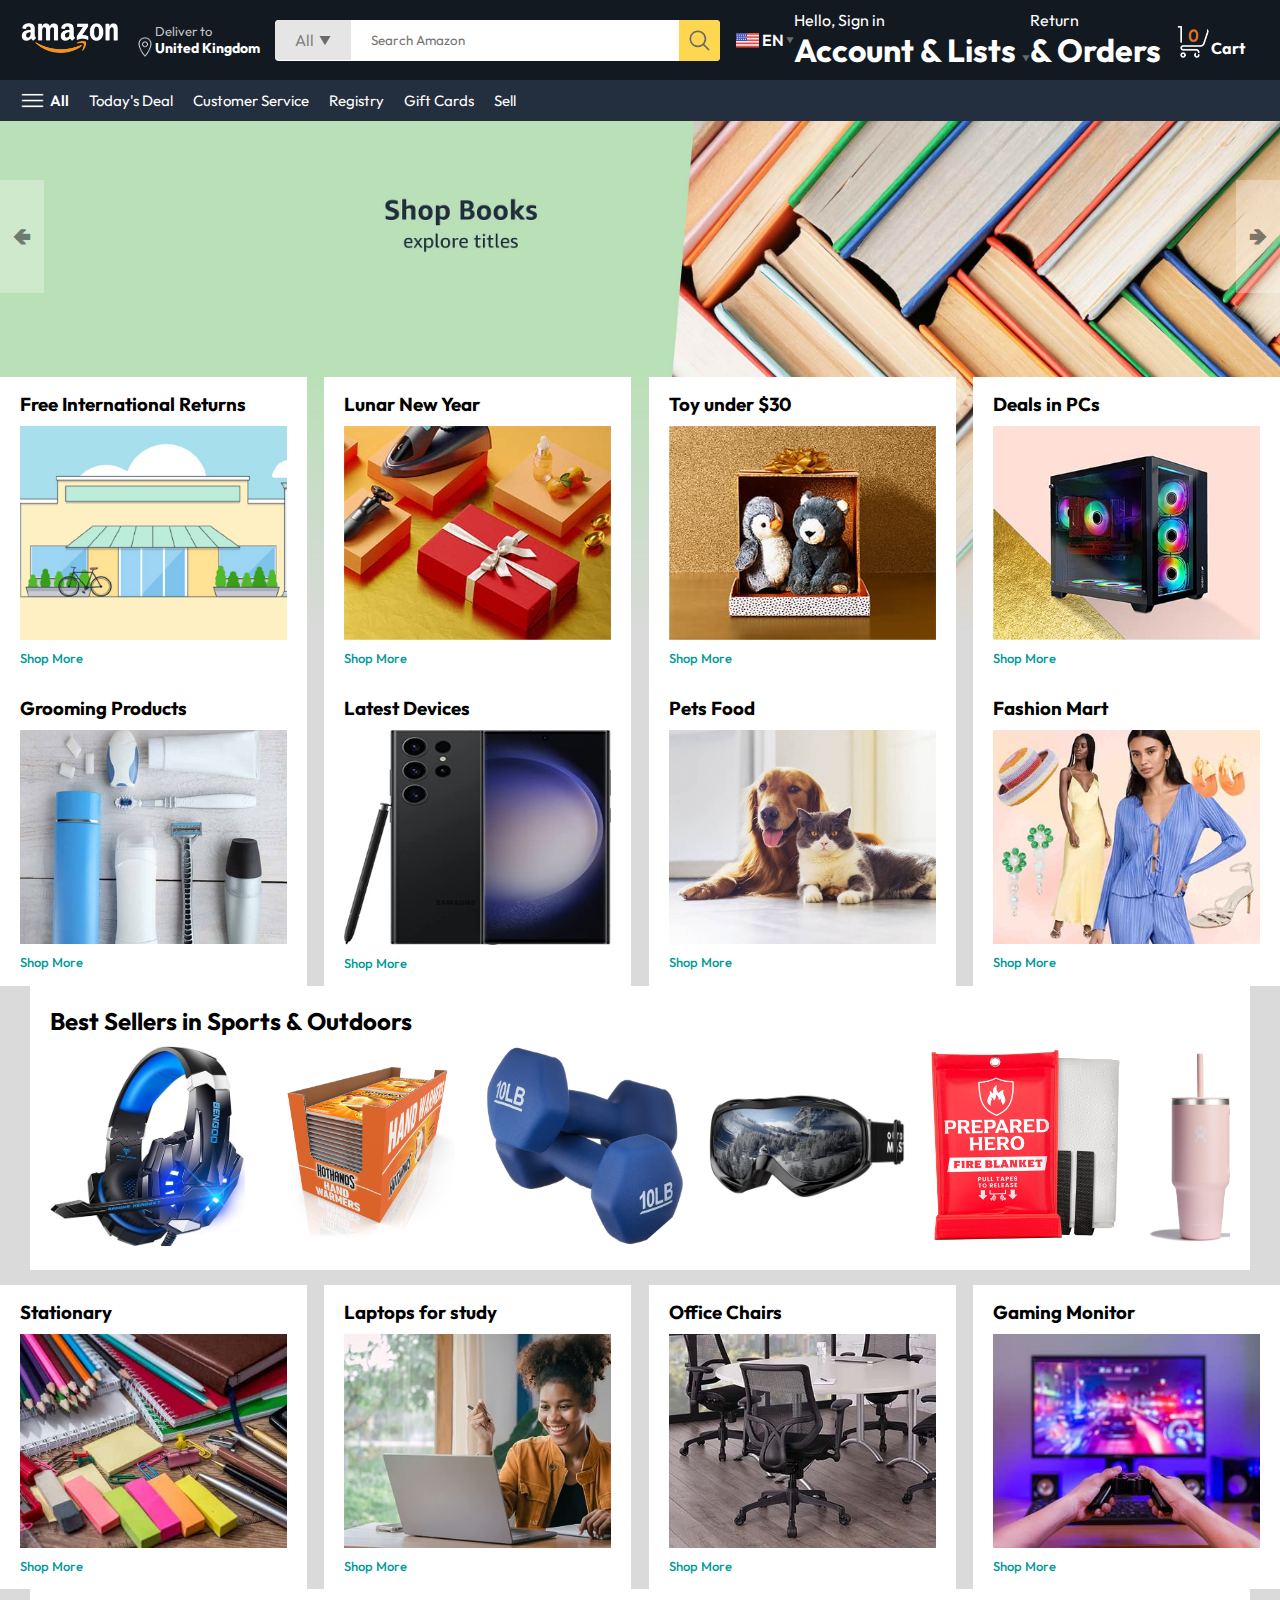
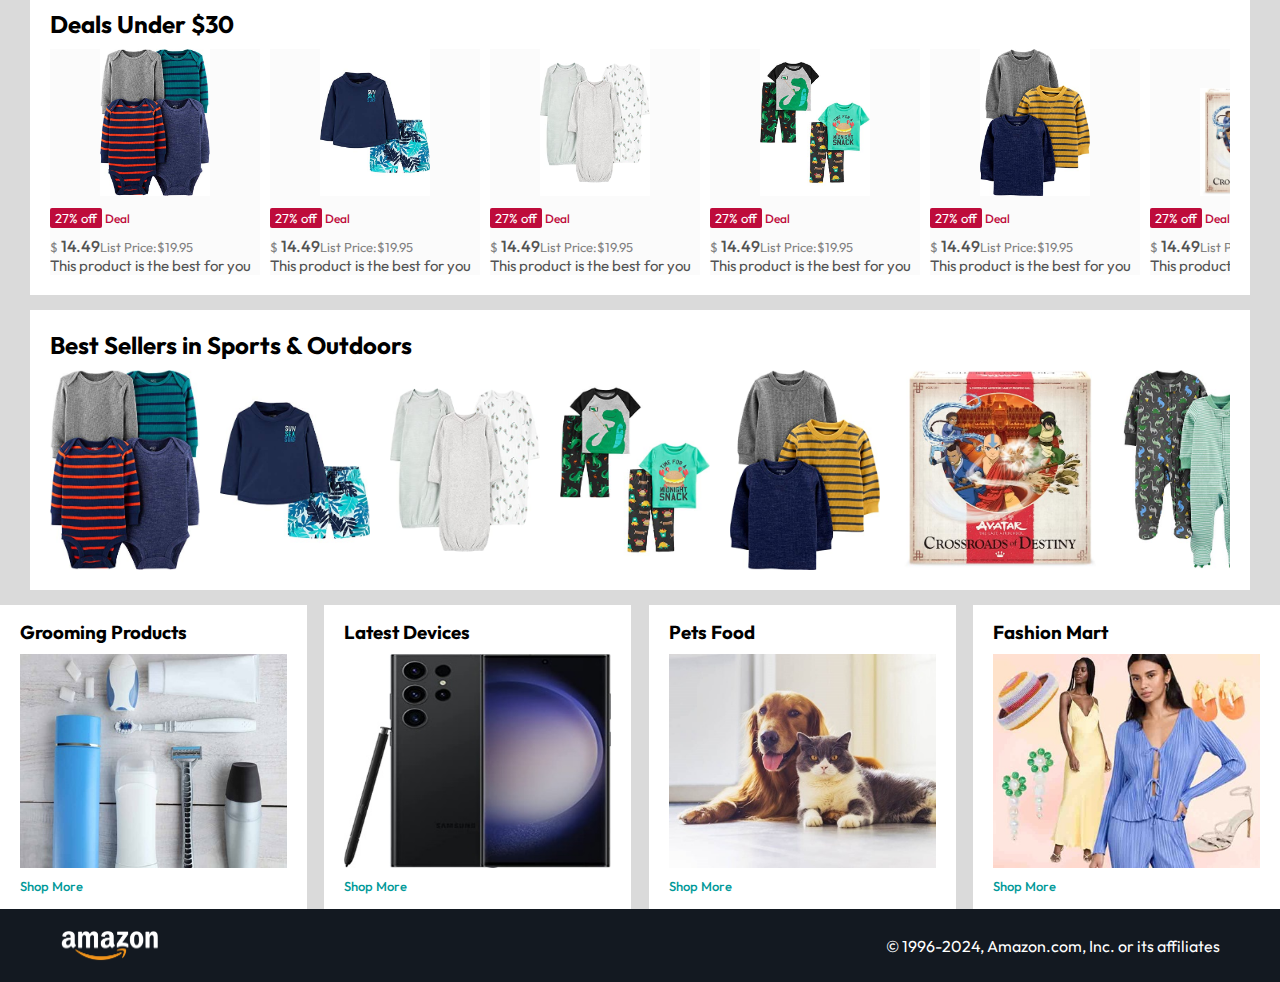
<file: index.html>
<!DOCTYPE html>
<html lang="en">
  <head>
    <meta charset="UTF-8" />
    <meta name="viewport" content="width=device-width, initial-scale=1.0" />
    <title>Amazon-Clone</title>
    <link rel="stylesheet" href="style.css" />
  </head>
  <body>
    <nav>
      <a href="/"
        ><img src="./images\assets/amazon_logo.png" width="100" alt=""
      /></a>
      <div class="nav-country">
        <img src="./images\assets/location_icon.png" height="20" alt=""/>
        <div>
            <p>Deliver to</p>
            <h1>United Kingdom</h1>
        </div>
      </div>
      <div class="nav-search">
            <div class="nav-search-category">
                <p>All</p>
                <img src="./images\assets/dropdown_icon.png" height="12" alt="">
            </div>
            <input type="text" class="nav-search-input" placeholder="Search Amazon">
            <img src="./images\assets/search_icon.png" class="nav-search-icon" alt="">
      </div>
      <div class="nav-language">
        <img src="./images\assets/us_flag.png" width="25px" alt="">
        <p>EN</p>
        <img src="./images\assets/dropdown_icon.png" width="8px" alt="">
      </div>  
      <div class="nav-text">
        <p><a href="/signin.html">Hello, Sign in</a></p>
        <h1>Account & Lists <img src="./images\assets/dropdown_icon.png" width="8px" alt=""></h1>
      </div>   
      <div class="nav-text">
        <p>Return</p>
        <h1>& Orders</h1>
      </div> 
      <a href="/signin.html" class="mobile-user-icon" style= "display: none;">
        <img src="./images\assets/user.png" alt="">
      </a> 
      <a href="/cart.html" class="nav-cart">
        <img src="./images\assets/cart_icon.png" width="35px" alt="">
        <h4>Cart</h4>
      </a>
    </nav>
    <div class="nav-bottom">
        <div>
            <img src="./images\assets/menu_icon.png" width="25px" alt="">
            <p>
                All
            </p>
        </div>
        <p>Today's Deal</p>
        <p>Customer Service</p>
        <p>Registry</p>
        <p>Gift Cards</p>
        <p>Sell</p>
    </div>

    <div class="header-slider">
        <a href="#" class="control_prev">&#129144</a>
        <a href="#" class="control_next">&#129146</a>
        <ul>
            <img src="./images\assets/header1.jpg" class="header-img" alt="">
            <img src="./images\assets/header2.jpg" class="header-img" alt="">
            <img src="./images\assets/header3.jpg" class="header-img" alt="">
            <img src="./images\assets/header4.jpg" class="header-img" alt="">
            <img src="./images\assets/header5.jpg" class="header-img" alt="">
            <img src="./images\assets/header6.jpg" class="header-img" alt="">
        </ul>
    </div>

    <div class="box-row header-box">
        <div class="box-col">
            <h3>Free International Returns</h3>
            <img src="./images\assets/box1-1.jpg" alt="">
            <a href="/">Shop More</a>
        </div>
        <div class="box-col">
            <h3>Lunar New Year</h3>
            <img src="./images\assets/box1-2.jpg" alt="">
            <a href="/">Shop More</a>
        </div>
        <div class="box-col">
            <h3>Toy under $30</h3>
            <img src="./images\assets/box1-3.jpg" alt="">
            <a href="/">Shop More</a>
        </div>
        <div class="box-col">
            <h3>Deals in PCs</h3>
            <img src="./images\assets/box1-4.jpg" alt="">
            <a href="/">Shop More</a>
        </div>
    </div>

    <div class="box-row">
        <div class="box-col">
            <h3>Grooming Products</h3>
            <img src="./images\assets/box2-1.jpg" alt="">
            <a href="/">Shop More</a>
        </div>
        <div class="box-col">
            <h3>Latest Devices</h3>
            <img src="./images\assets/box2-2.jpg" alt="">
            <a href="/">Shop More</a>
        </div>
        <div class="box-col">
            <h3>Pets Food</h3>
            <img src="./images\assets/box2-3.jpg" alt="">
            <a href="/">Shop More</a>
        </div>
        <div class="box-col">
            <h3>Fashion Mart</h3>
            <img src="./images\assets/box2-4.jpg" alt="">
            <a href="/">Shop More</a>
        </div>
    </div>

    <div class="products-slider">
        <h2>Best Sellers in Sports & Outdoors</h2>
        <div class="products">
            <a href="/product.html">
            <img src="./images\assets/product_img.jpg" alt=""></a>
        
            <img src="./images\assets/product1-1.jpg" alt="">
            <img src="./images\assets/product1-2.jpg" alt="">
            <img src="./images\assets/product1-3.jpg" alt="">
            <img src="./images\assets/product1-4.jpg" alt="">
            <img src="./images\assets/product1-5.jpg" alt="">
            <img src="./images\assets/product1-6.jpg" alt="">
            <img src="./images\assets/product1-7.jpg" alt="">
            <img src="./images\assets/product1-8.jpg" alt="">
            <img src="./images\assets/product1-9.jpg" alt="">
            <img src="./images\assets/product1-10.jpg" alt="">
        </div>
    </div>


    <div class="box-row">
        <div class="box-col">
            <h3>Stationary</h3>
            <img src="./images\assets/box3-1.jpg" alt="">
            <a href="/">Shop More</a>
        </div>
        <div class="box-col">
            <h3>Laptops for study</h3>
            <img src="./images\assets/box3-2.jpg" alt="">
            <a href="/">Shop More</a>
        </div>
        <div class="box-col">
            <h3>Office Chairs</h3>
            <img src="./images\assets/box3-3.jpg" alt="">
            <a href="/">Shop More</a>
        </div>
        <div class="box-col">
            <h3>Gaming Monitor</h3>
            <img src="./images\assets/box3-4.jpg" alt="">
            <a href="/">Shop More</a>
        </div>
    </div>

    <div class="products-slider-with-price">
        <h2>Deals Under $30</h2>
        <div class="products">
            <div class="product-card">
                <div class="product-img-container">
                    <img src="./images\assets/product2-1.jpg" alt="">
                </div>
                <div class="product-offer">
                    <p>27% off</p> <span>Deal</span>
                </div>
                <p class="product-price">$ <span>14.49</span>List Price:$19.95</p>
                <h4>This product is the best for you</h4>
            </div>
            <div class="product-card">
                <div class="product-img-container">
                    <img src="./images\assets/product2-2.jpg" alt="">
                </div>
                <div class="product-offer">
                    <p>27% off</p> <span>Deal</span>
                </div>
                <p class="product-price">$ <span>14.49</span>List Price:$19.95</p>
                <h4>This product is the best for you</h4>
            </div>
            <div class="product-card">
                <div class="product-img-container">
                    <img src="./images\assets/product2-3.jpg" alt="">
                </div>
                <div class="product-offer">
                    <p>27% off</p> <span>Deal</span>
                </div>
                <p class="product-price">$ <span>14.49</span>List Price:$19.95</p>
                <h4>This product is the best for you</h4>
            </div>
            <div class="product-card">
                <div class="product-img-container">
                    <img src="./images\assets/product2-4.jpg" alt="">
                </div>
                <div class="product-offer">
                    <p>27% off</p> <span>Deal</span>
                </div>
                <p class="product-price">$ <span>14.49</span>List Price:$19.95</p>
                <h4>This product is the best for you</h4>
            </div>
            <div class="product-card">
                <div class="product-img-container">
                    <img src="./images\assets/product2-5.jpg" alt="">
                </div>
                <div class="product-offer">
                    <p>27% off</p> <span>Deal</span>
                </div>
                <p class="product-price">$ <span>14.49</span>List Price:$19.95</p>
                <h4>This product is the best for you</h4>
            </div>
            <div class="product-card">
                <div class="product-img-container">
                    <img src="./images\assets/product2-6.jpg" alt="">
                </div>
                <div class="product-offer">
                    <p>27% off</p> <span>Deal</span>
                </div>
                <p class="product-price">$ <span>14.49</span>List Price:$19.95</p>
                <h4>This product is the best for you</h4>
            </div>
            <div class="product-card">
                <div class="product-img-container">
                    <img src="./images\assets/product2-7.jpg" alt="">
                </div>
                <div class="product-offer">
                    <p>27% off</p> <span>Deal</span>
                </div>
                <p class="product-price">$ <span>14.49</span>List Price:$19.95</p>
                <h4>This product is the best for you</h4>
            </div>
            <div class="product-card">
                <div class="product-img-container">
                    <img src="./images\assets/product2-8.jpg" alt="">
                </div>
                <div class="product-offer">
                    <p>27% off</p> <span>Deal</span>
                </div>
                <p class="product-price">$ <span>14.49</span>List Price:$19.95</p>
                <h4>This product is the best for you</h4>
            </div>
            <div class="product-card">
                <div class="product-img-container">
                    <img src="./images\assets/product2-9.jpg" alt="">
                </div>
                <div class="product-offer">
                    <p>27% off</p> <span>Deal</span>
                </div>
                <p class="product-price">$ <span>14.49</span>List Price:$19.95</p>
                <h4>This product is the best for you</h4>
            </div>
            <div class="product-card">
                <div class="product-img-container">
                    <img src="./images\assets/product2-10.jpg" alt="">
                </div>
                <div class="product-offer">
                    <p>27% off</p> <span>Deal</span>
                </div>
                <p class="product-price">$ <span>14.49</span>List Price:$19.95</p>
                <h4>This product is the best for you</h4>
            </div>
            <div class="product-card">
                <div class="product-img-container">
                    <img src="./images\assets/product2-11.jpg" alt="">
                </div>
                <div class="product-offer">
                    <p>27% off</p> <span>Deal</span>
                </div>
                <p class="product-price">$ <span>14.49</span>List Price:$19.95</p>
                <h4>This product is the best for you</h4>
            </div>
        </div>
    </div>

    <div class="products-slider">
        <h2>Best Sellers in Sports & Outdoors</h2>
        <div class="products">
            <img src="./images\assets/product2-1.jpg" alt="">
            <img src="./images\assets/product2-2.jpg" alt="">
            <img src="./images\assets/product2-3.jpg" alt="">
            <img src="./images\assets/product2-4.jpg" alt="">
            <img src="./images\assets/product2-5.jpg" alt="">
            <img src="./images\assets/product2-6.jpg" alt="">
            <img src="./images\assets/product2-7.jpg" alt="">
            <img src="./images\assets/product2-8.jpg" alt="">
            <img src="./images\assets/product2-9.jpg" alt="">
            <img src="./images\assets/product2-10.jpg" alt="">
        </div>
    </div>

    <div class="box-row">
        <div class="box-col">
            <h3>Grooming Products</h3>
            <img src="./images\assets/box2-1.jpg" alt="">
            <a href="/">Shop More</a>
        </div>
        <div class="box-col">
            <h3>Latest Devices</h3>
            <img src="./images\assets/box2-2.jpg" alt="">
            <a href="/">Shop More</a>
        </div>
        <div class="box-col">
            <h3>Pets Food</h3>
            <img src="./images\assets/box2-3.jpg" alt="">
            <a href="/">Shop More</a>
        </div>
        <div class="box-col">
            <h3>Fashion Mart</h3>
            <img src="./images\assets/box2-4.jpg" alt="">
            <a href="/">Shop More</a>
        </div>
    </div>

    <footer>
        <img src="./images\assets/amazon_logo.png" width="100" alt="">
        <p>
            © 1996-2024, Amazon.com, Inc. or its affiliates
        </p>
    </footer>

    <script src="index.js"></script>
  </body>
</html>
</file>
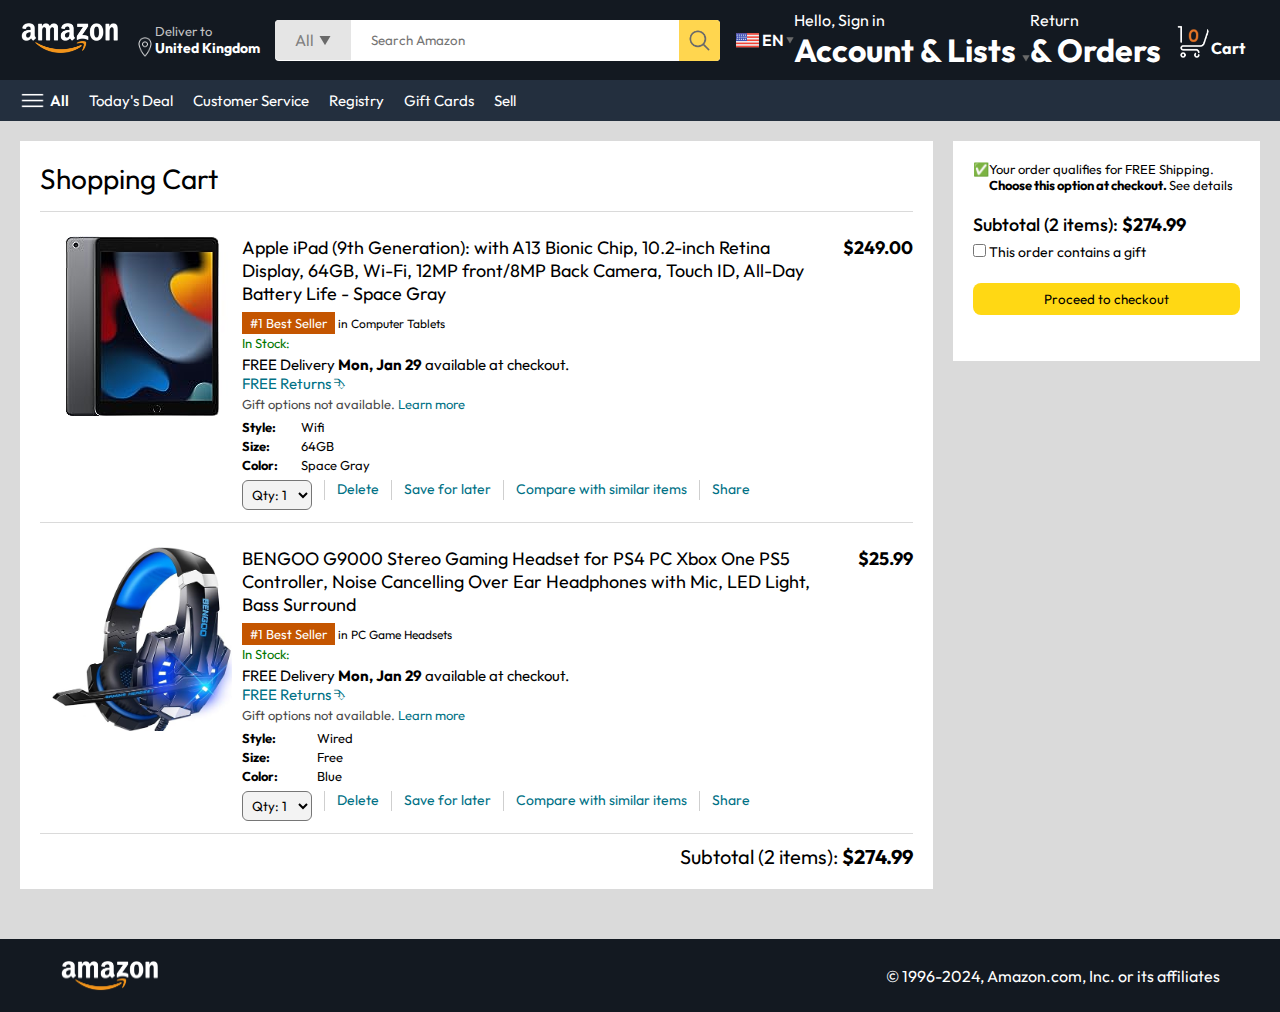
<file: cart.html>
<!DOCTYPE html>
<html lang="en">
  <head>
    <meta charset="UTF-8" />
    <meta name="viewport" content="width=device-width, initial-scale=1.0" />
    <title>Cart</title>
    <link rel="stylesheet" href="./style.css" />
    <link rel="stylesheet" href="./cart.css" />
  </head>
  <body>
    <nav>
      <a href="/"
        ><img src="./images\assets/amazon_logo.png" width="100" alt=""
      /></a>
      <div class="nav-country">
        <img src="./images\assets/location_icon.png" height="20" alt="" />
        <div>
          <p>Deliver to</p>
          <h1>United Kingdom</h1>
        </div>
      </div>
      <div class="nav-search">
        <div class="nav-search-category">
          <p>All</p>
          <img src="./images\assets/dropdown_icon.png" height="12" alt="" />
        </div>
        <input
          type="text"
          class="nav-search-input"
          placeholder="Search Amazon"
        />
        <img
          src="./images\assets/search_icon.png"
          class="nav-search-icon"
          alt=""
        />
      </div>
      <div class="nav-language">
        <img src="./images\assets/us_flag.png" width="25px" alt="" />
        <p>EN</p>
        <img src="./images\assets/dropdown_icon.png" width="8px" alt="" />
      </div>
      <div class="nav-text">
        <p><a href="/signin.html">Hello, Sign in</a></p>
        <h1>
          Account & Lists
          <img src="./images\assets/dropdown_icon.png" width="8px" alt="" />
        </h1>
      </div>
      <div class="nav-text">
        <p>Return</p>
        <h1>& Orders</h1>
      </div>
      <a href="/signin.html" class="mobile-user-icon" style= "display: none;">
        <img src="./images\assets/user.png" alt="">
      </a> 
      <a href="" class="nav-cart">
        <img src="./images\assets/cart_icon.png" width="35px" alt="" />
        <h4>Cart</h4>
      </a>
    </nav>
    <div class="nav-bottom">
      <div>
        <img src="./images\assets/menu_icon.png" width="25px" alt="" />
        <p>All</p>
      </div>
      <p>Today's Deal</p>
      <p>Customer Service</p>
      <p>Registry</p>
      <p>Gift Cards</p>
      <p>Sell</p>
    </div>

    <div class="cart">
      <div class="cart-left">
        <h1>Shopping Cart</h1>
        <hr />
        <div class="product-cart-list">
          <img src="./images\assets/ipad_img.jpg" alt="" width="180px" />
          <div>
            <div class="product-cart-titleprice">
              <p>
                Apple iPad (9th Generation): with A13 Bionic Chip, 10.2-inch
                Retina Display, 64GB, Wi-Fi, 12MP front/8MP Back Camera, Touch
                ID, All-Day Battery Life - Space Gray
              </p>
              <p><b>$249.00</b></p>
            </div>
            <p class="product-cart-bestseller"><span>#1 Best Seller</span> in Computer Tablets</p>
            <p class="product-cart-stock">In Stock:</p>
            <p class="product-cart-delivery">FREE Delivery <b>Mon, Jan 29</b> available at checkout.</p>
            <p class="product-cart-returns">FREE Returns &#11191</p>
            <p class="product-cart-giftoption">Gift options not available. <span>Learn more</span></p>

            <div class="product-cart-specs">
                <p><b>Style:</b></p> <p>Wifi</p>
                <p><b>Size:</b></p> <p>64GB</p>
                <p><b>Color:</b></p> <p>Space Gray</p>
            </div>

            <div class="cart-list-action">
                <select>
                    <option value="1">Qty: 1</option>
                    <option value="2">Qty: 2</option>
                    <option value="3">Qty: 3</option>
                    <option value="4">Qty: 4</option>
                    <option value="5">Qty: 5</option>
                </select>
                <hr>
                <p class="action-btn">Delete</p>
                <hr>
                <p class="action-btn">Save for later</p>
                <hr>
                <p class="action-btn">Compare with similar items</p>
                <hr>
                <p class="action-btn">Share</p>
            </div>


          </div>
        </div>

        <hr>

        <div class="product-cart-list">
            <img src="./images\assets/product_img.jpg" alt="" width="180px"/>
            <div>
              <div class="product-cart-titleprice">
                <p>
                  BENGOO G9000 Stereo Gaming Headset for PS4 PC Xbox One PS5 Controller, Noise Cancelling Over Ear Headphones with Mic, LED Light, Bass Surround
                </p>
                <p><b>$25.99</b></p>
              </div>
              <p class="product-cart-bestseller"><span>#1 Best Seller</span> in PC Game Headsets</p>
              <p class="product-cart-stock">In Stock:</p>
              <p class="product-cart-delivery">FREE Delivery <b>Mon, Jan 29</b> available at checkout.</p>
              <p class="product-cart-returns">FREE Returns &#11191</p>
              <p class="product-cart-giftoption">Gift options not available. <span>Learn more</span></p>
  
              <div class="product-cart-specs">
                  <p><b>Style:</b></p> <p>Wired</p>
                  <p><b>Size:</b></p> <p>Free</p>
                  <p><b>Color:</b></p> <p>Blue</p>
              </div>
  
              <div class="cart-list-action">
                  <select>
                      <option value="1">Qty: 1</option>
                      <option value="2">Qty: 2</option>
                      <option value="3">Qty: 3</option>
                      <option value="4">Qty: 4</option>
                      <option value="5">Qty: 5</option>
                  </select>
                  <hr>
                  <p class="action-btn">Delete</p>
                  <hr>
                  <p class="action-btn">Save for later</p>
                  <hr>
                  <p class="action-btn">Compare with similar items</p>
                  <hr>
                  <p class="action-btn">Share</p>
              </div>
  
  
            </div>
          </div>
          <hr>
          <div class="cart-list-subtotal">
            Subtotal (2 items): <b>$274.99</b>
          </div>
      </div>
      <div class="cart-right">
        <div class="cart-free-delivery">
            <p>&#x2705</p>
            <p>Your order qualifies for FREE Shipping. <b>Choose this option at checkout. </b> See details</p>
        </div>
        <p class="cart-subtotal">Subtotal (2 items): <b>$274.99</b></p>
        <p class="cart-right-gift"> <input type="checkbox"> This order contains a gift</p>
        <button>Proceed to checkout</button>
      </div>
    </div>

    <footer class="footer-cart">
        <img src="./images\assets/amazon_logo.png" width="100" alt="">
        <p>
            © 1996-2024, Amazon.com, Inc. or its affiliates
        </p>
    </footer>

  </body>
</html>
</file>
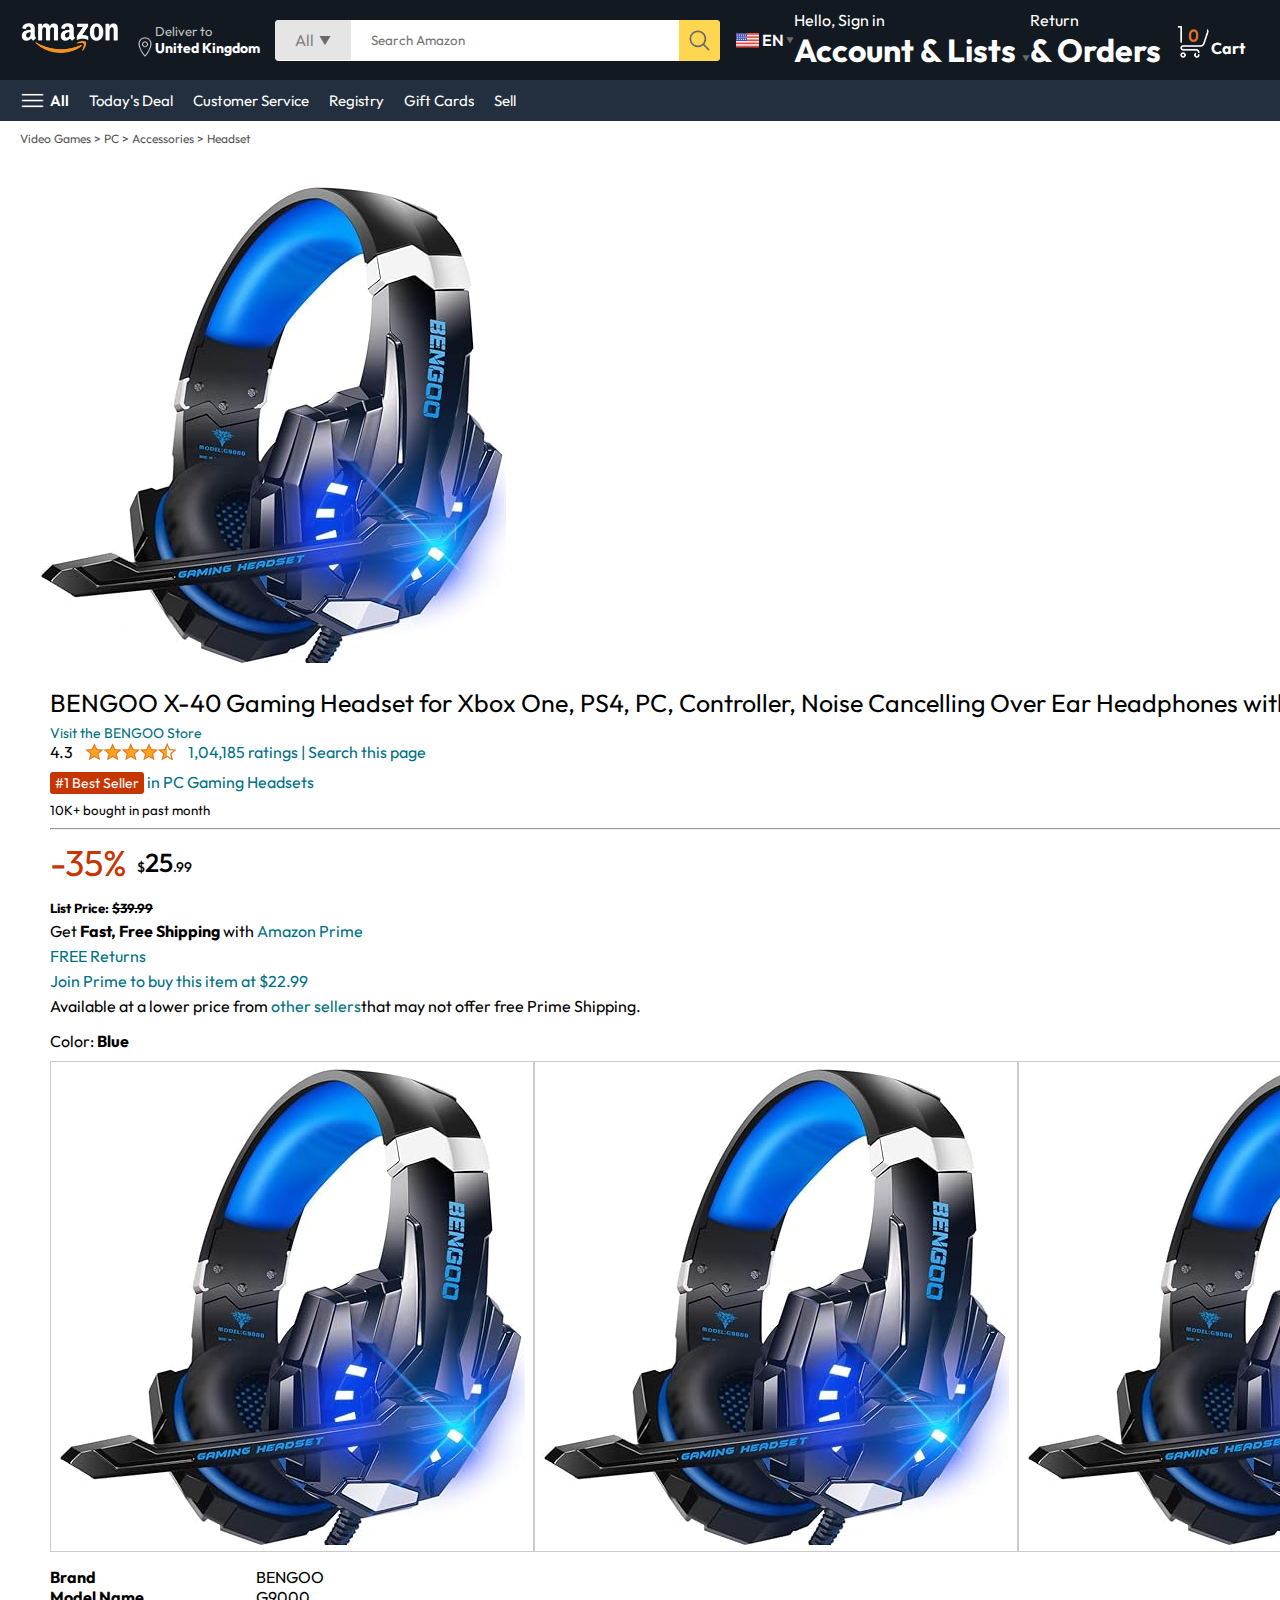
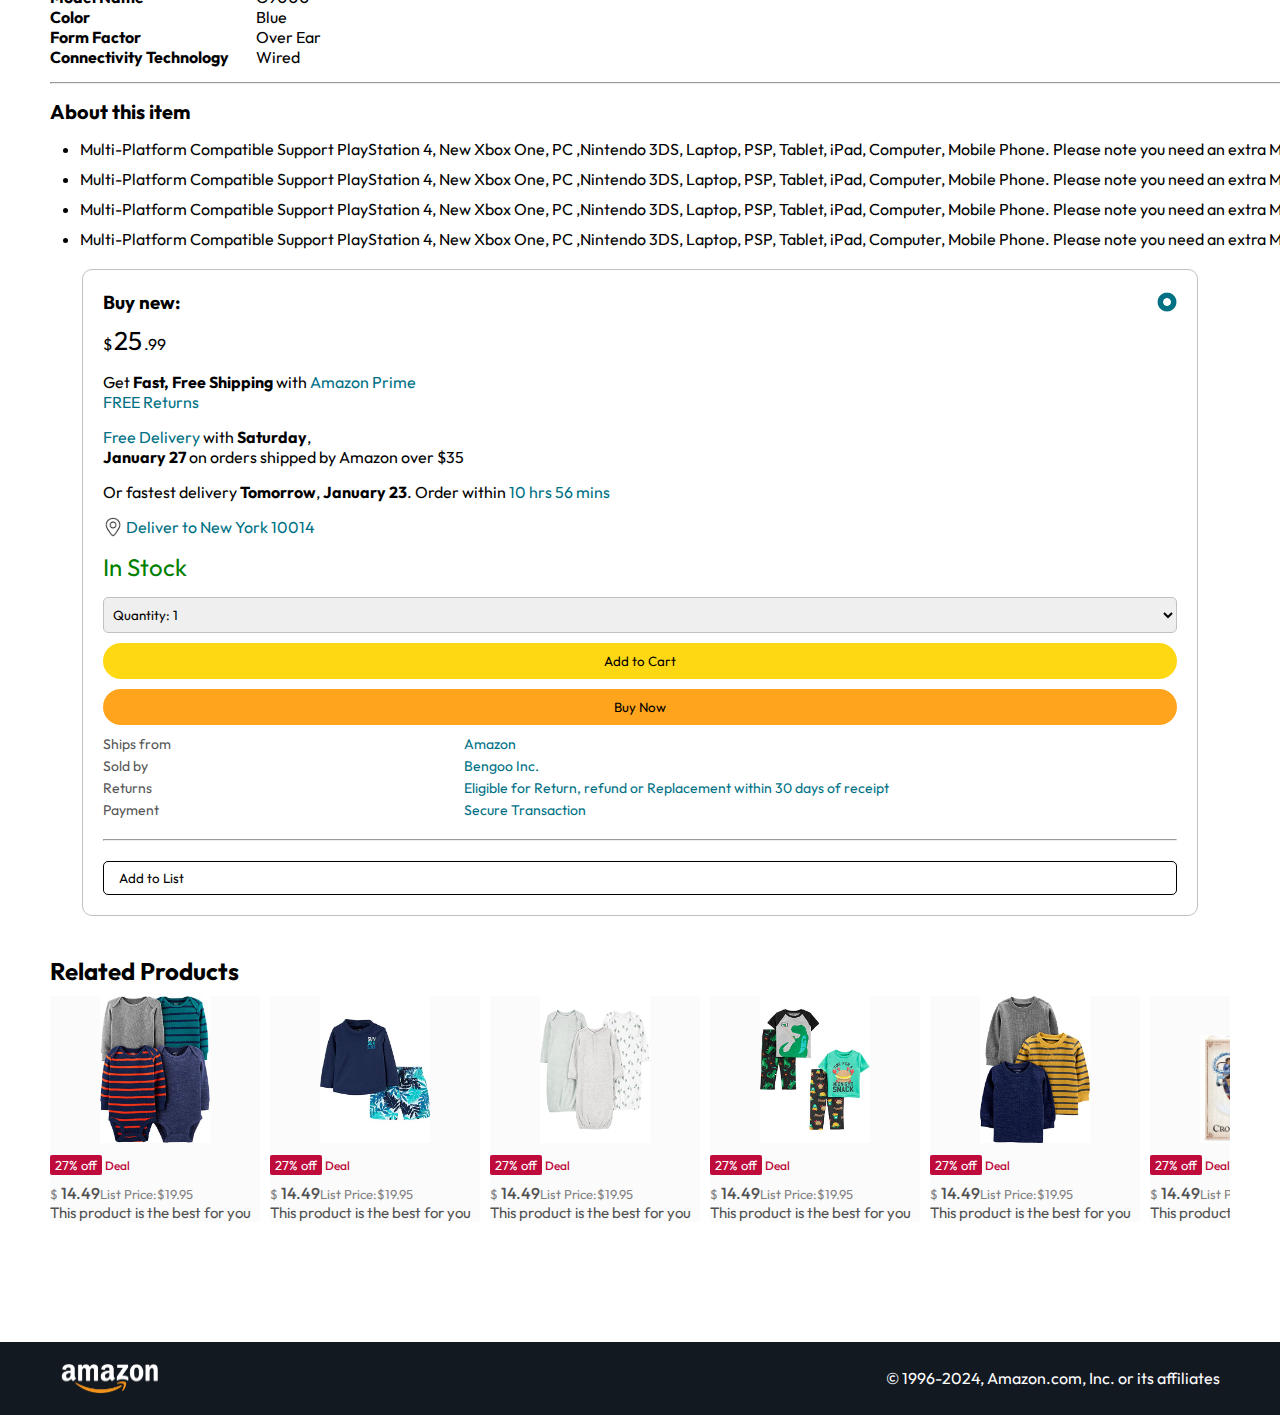
<file: product.html>
<!DOCTYPE html>
<html lang="en">
  <head>
    <meta charset="UTF-8" />
    <meta name="viewport" content="width=device-width, initial-scale=1.0" />
    <title>Product Page</title>
    <link rel="stylesheet" href="style.css" />
    <link rel="stylesheet" href="product.css" />
  </head>
  <body>
    <nav>
      <a href="/"
        ><img src="./images\assets/amazon_logo.png" width="100" alt=""
      /></a>
      <div class="nav-country">
        <img src="./images\assets/location_icon.png" height="20" alt="" />
        <div>
          <p>Deliver to</p>
          <h1>United Kingdom</h1>
        </div>
      </div>
      <div class="nav-search">
        <div class="nav-search-category">
          <p>All</p>
          <img src="./images\assets/dropdown_icon.png" height="12" alt="" />
        </div>
        <input
          type="text"
          class="nav-search-input"
          placeholder="Search Amazon"
        />
        <img
          src="./images\assets/search_icon.png"
          class="nav-search-icon"
          alt=""
        />
      </div>
      <div class="nav-language">
        <img src="./images\assets/us_flag.png" width="25px" alt="" />
        <p>EN</p>
        <img src="./images\assets/dropdown_icon.png" width="8px" alt="" />
      </div>
      <div class="nav-text">
        <p><a href="/signin.html">Hello, Sign in</a></p>
        <h1>
          Account & Lists
          <img src="./images\assets/dropdown_icon.png" width="8px" alt="" />
        </h1>
      </div>
      <div class="nav-text">
        <p>Return</p>
        <h1>& Orders</h1>
      </div>
      <a href="/signin.html" class="mobile-user-icon" style= "display: none;">
        <img src="./images\assets/user.png" alt="">
      </a> 
      <a href="/cart.html" class="nav-cart">
        <img src="./images\assets/cart_icon.png" width="35px" alt="" />
        <h4>Cart</h4>
      </a>
    </nav>
    <div class="nav-bottom">
      <div>
        <img src="./images\assets/menu_icon.png" width="25px" alt="" />
        <p>All</p>
      </div>
      <p>Today's Deal</p>
      <p>Customer Service</p>
      <p>Registry</p>
      <p>Gift Cards</p>
      <p>Sell</p>
    </div>

    <p class="breadcrum">Video Games > PC > Accessories > Headset</p>

    <div class="product-display">
      <div class="product-d-image">
        <div class="product-icons">
          <img src="./images\assets/product_img.jpg" alt="" width="60" />
          <img src="./images\assets/product_img.jpg" alt="" width="60" />
          <img src="./images\assets/product_img.jpg" alt="" width="60" />
          <img src="./images\assets/product_img.jpg" alt="" width="60" />
          <img src="./images\assets/product_img.jpg" alt="" width="60" />
        </div>
        <div class="product-main-image">
          <img src="./images\assets/product_img.jpg" alt="" width="400" />
        </div>
      </div>
      <div class="product-d-details">
        <p class="product-title">
          BENGOO X-40 Gaming Headset for Xbox One, PS4, PC, Controller, Noise
          Cancelling Over Ear Headphones with Mic, LED Light Bass Surround Soft
          Memory Earmuffs for Computer Laptop Mac Nintendo Switch Games, Soft
          Memory Earmuffs(Blue)
        </p>
        <p class="brand-store">Visit the BENGOO Store</p>
        <div class="product-rating">
          <div>
            <div>
              4.3
              <img src="./images\assets/rating_img.png" alt="" height="20px" />
            </div>
            <p>1,04,185 ratings | Search this page</p>
          </div>
          <p><span>#1 Best Seller</span> in PC Gaming Headsets</p>
          <h5>10K+ bought in past month</h5>
          <hr />
        </div>
        <div class="product-d-price">
          <div>
            <p>-35%</p>
            <h1>$<span>25</span>.99</h1>
          </div>
          <h5>List Price: <span>$39.99</span></h5>
          <p>Get <b>Fast, Free Shipping</b> with <span>Amazon Prime</span></p>
          <p><span>FREE Returns</span></p>
          <p><span>Join Prime to buy this item at $22.99</span></p>
          <p>
            Available at a lower price from <span>other sellers</span>that may
            not offer free Prime Shipping.
          </p>
        </div>

        <div class="product-color-selection">
          <p>Color: <b>Blue</b></p>
          <div class="product-color-options">
            <div class="option">
              <img src="./images\assets/product_img.jpg" alt="30px" />
              <p>Black</p>
            </div>
            <div class="option">
              <img src="./images\assets/product_img.jpg" alt="30px" />
              <p>Green</p>
            </div>
            <div class="option">
              <img src="./images\assets/product_img.jpg" alt="30px" />
              <p>Pink</p>
            </div>
            <div class="option">
              <img src="./images\assets/product_img.jpg" alt="30px" />
              <p>Blue</p>
            </div>
            <div class="option">
              <img src="./images\assets/product_img.jpg" alt="30px" />
              <p>Purple</p>
            </div>
            <div class="option">
              <img src="./images\assets/product_img.jpg" alt="30px" />
              <p>Red</p>
            </div>
          </div>
        </div>

        <div class="product-info">
          <p><b>Brand</b></p>
          <p>BENGOO</p>
          <p><b>Model Name</b></p>
          <p>G9000</p>
          <p><b>Color</b></p>
          <p>Blue</p>
          <p><b>Form Factor</b></p>
          <p>Over Ear</p>
          <p><b>Connectivity Technology</b></p>
          <p>Wired</p>
        </div>
        <hr />
        <div class="product-description">
          <h1>About this item</h1>
          <ul>
            <li>
              Multi-Platform Compatible Support PlayStation 4, New Xbox One, PC
              ,Nintendo 3DS, Laptop, PSP, Tablet, iPad, Computer, Mobile Phone.
              Please note you need an extra Microsoft Adapter (Not Included)
              when connect with an old version Xbox One Controller.
            </li>
            <li>
              Multi-Platform Compatible Support PlayStation 4, New Xbox One, PC
              ,Nintendo 3DS, Laptop, PSP, Tablet, iPad, Computer, Mobile Phone.
              Please note you need an extra Microsoft Adapter (Not Included)
              when connect with an old version Xbox One Controller.
            </li>
            <li>
              Multi-Platform Compatible Support PlayStation 4, New Xbox One, PC
              ,Nintendo 3DS, Laptop, PSP, Tablet, iPad, Computer, Mobile Phone.
              Please note you need an extra Microsoft Adapter (Not Included)
              when connect with an old version Xbox One Controller.
            </li>
            <li>
              Multi-Platform Compatible Support PlayStation 4, New Xbox One, PC
              ,Nintendo 3DS, Laptop, PSP, Tablet, iPad, Computer, Mobile Phone.
              Please note you need an extra Microsoft Adapter (Not Included)
              when connect with an old version Xbox One Controller.
            </li>
          </ul>
        </div>
      </div>
      <div class="product-d-purchase">
        <div class="title">
          <h3>Buy new:</h3>
          <img src="./images\assets/circle_icon.png" alt="" width="20px" />
        </div>
        <h1 class="price">$<span>25</span>.99</h1>
        <div class="gap">
          <p>Get <b>Fast, Free Shipping</b> with <span>Amazon Prime</span></p>
          <p><span>FREE Returns</span></p>
        </div>
        <div class="gap">
          <p><span>Free Delivery</span> with <b>Saturday</b>,</p>
          <p><b>January 27</b> on orders shipped by Amazon over $35</p>
        </div>
        <div class="gap">
          <p>
            Or fastest delivery <b>Tomorrow</b>, <b>January 23</b>. Order within
            <span>10 hrs 56 mins</span>
          </p>
        </div>
        <div class="delivery-location">
          <img
            src="./images\assets/location_icon_dark.png"
            alt=""
            width="20px"
          />
          <p><span>Deliver to New York 10014</span></p>
        </div>
        <h2 class="product-stock">In Stock</h2>
        <select class="product-quantity">
          <option value="1">Quantity: 1</option>
          <option value="2">Quantity: 2</option>
          <option value="3">Quantity: 3</option>
        </select>

        <button class="btn">Add to Cart</button>
        <button class="btn product-buy">Buy Now</button>

        <div class="product-seller-info">
          <p>Ships from</p>
          <p><span>Amazon</span></p>
          <p>Sold by</p>
          <p><span>Bengoo Inc.</span></p>
          <p>Returns</p>
          <p>
            <span
              >Eligible for Return, refund or Replacement within 30 days of
              receipt</span
            >
          </p>
          <p>Payment</p>
          <p><span>Secure Transaction</span></p>
        </div>
        <hr />
        <button class="product-add-list">Add to List</button>
      </div>
    </div>

    <div class="products-slider-with-price">
      <h2>Related Products</h2>
      <div class="products">
        <div class="product-card">
          <div class="product-img-container">
            <img src="./images\assets/product2-1.jpg" alt="" />
          </div>
          <div class="product-offer">
            <p>27% off</p>
            <span>Deal</span>
          </div>
          <p class="product-price">$ <span>14.49</span>List Price:$19.95</p>
          <h4>This product is the best for you</h4>
        </div>
        <div class="product-card">
          <div class="product-img-container">
            <img src="./images\assets/product2-2.jpg" alt="" />
          </div>
          <div class="product-offer">
            <p>27% off</p>
            <span>Deal</span>
          </div>
          <p class="product-price">$ <span>14.49</span>List Price:$19.95</p>
          <h4>This product is the best for you</h4>
        </div>
        <div class="product-card">
          <div class="product-img-container">
            <img src="./images\assets/product2-3.jpg" alt="" />
          </div>
          <div class="product-offer">
            <p>27% off</p>
            <span>Deal</span>
          </div>
          <p class="product-price">$ <span>14.49</span>List Price:$19.95</p>
          <h4>This product is the best for you</h4>
        </div>
        <div class="product-card">
          <div class="product-img-container">
            <img src="./images\assets/product2-4.jpg" alt="" />
          </div>
          <div class="product-offer">
            <p>27% off</p>
            <span>Deal</span>
          </div>
          <p class="product-price">$ <span>14.49</span>List Price:$19.95</p>
          <h4>This product is the best for you</h4>
        </div>
        <div class="product-card">
          <div class="product-img-container">
            <img src="./images\assets/product2-5.jpg" alt="" />
          </div>
          <div class="product-offer">
            <p>27% off</p>
            <span>Deal</span>
          </div>
          <p class="product-price">$ <span>14.49</span>List Price:$19.95</p>
          <h4>This product is the best for you</h4>
        </div>
        <div class="product-card">
          <div class="product-img-container">
            <img src="./images\assets/product2-6.jpg" alt="" />
          </div>
          <div class="product-offer">
            <p>27% off</p>
            <span>Deal</span>
          </div>
          <p class="product-price">$ <span>14.49</span>List Price:$19.95</p>
          <h4>This product is the best for you</h4>
        </div>
        <div class="product-card">
          <div class="product-img-container">
            <img src="./images\assets/product2-7.jpg" alt="" />
          </div>
          <div class="product-offer">
            <p>27% off</p>
            <span>Deal</span>
          </div>
          <p class="product-price">$ <span>14.49</span>List Price:$19.95</p>
          <h4>This product is the best for you</h4>
        </div>
        <div class="product-card">
          <div class="product-img-container">
            <img src="./images\assets/product2-8.jpg" alt="" />
          </div>
          <div class="product-offer">
            <p>27% off</p>
            <span>Deal</span>
          </div>
          <p class="product-price">$ <span>14.49</span>List Price:$19.95</p>
          <h4>This product is the best for you</h4>
        </div>
        <div class="product-card">
          <div class="product-img-container">
            <img src="./images\assets/product2-9.jpg" alt="" />
          </div>
          <div class="product-offer">
            <p>27% off</p>
            <span>Deal</span>
          </div>
          <p class="product-price">$ <span>14.49</span>List Price:$19.95</p>
          <h4>This product is the best for you</h4>
        </div>
        <div class="product-card">
          <div class="product-img-container">
            <img src="./images\assets/product2-10.jpg" alt="" />
          </div>
          <div class="product-offer">
            <p>27% off</p>
            <span>Deal</span>
          </div>
          <p class="product-price">$ <span>14.49</span>List Price:$19.95</p>
          <h4>This product is the best for you</h4>
        </div>
        <div class="product-card">
          <div class="product-img-container">
            <img src="./images\assets/product2-11.jpg" alt="" />
          </div>
          <div class="product-offer">
            <p>27% off</p>
            <span>Deal</span>
          </div>
          <p class="product-price">$ <span>14.49</span>List Price:$19.95</p>
          <h4>This product is the best for you</h4>
        </div>
      </div>
    </div>
    <footer class="product-footer">
      <img src="./images\assets/amazon_logo.png" width="100" alt="">
      <p>
          © 1996-2024, Amazon.com, Inc. or its affiliates
      </p>
  </footer>
    <script>
      const scrollContainer = document.querySelectorAll(".products");
      for (const item of scrollContainer) {
        item.addEventListener("wheel", (evt) => {
          evt.preventDefault();
          item.scrollLeft += evt.deltaY;
        });
      }
    </script>
  </body>
</html>
</file>
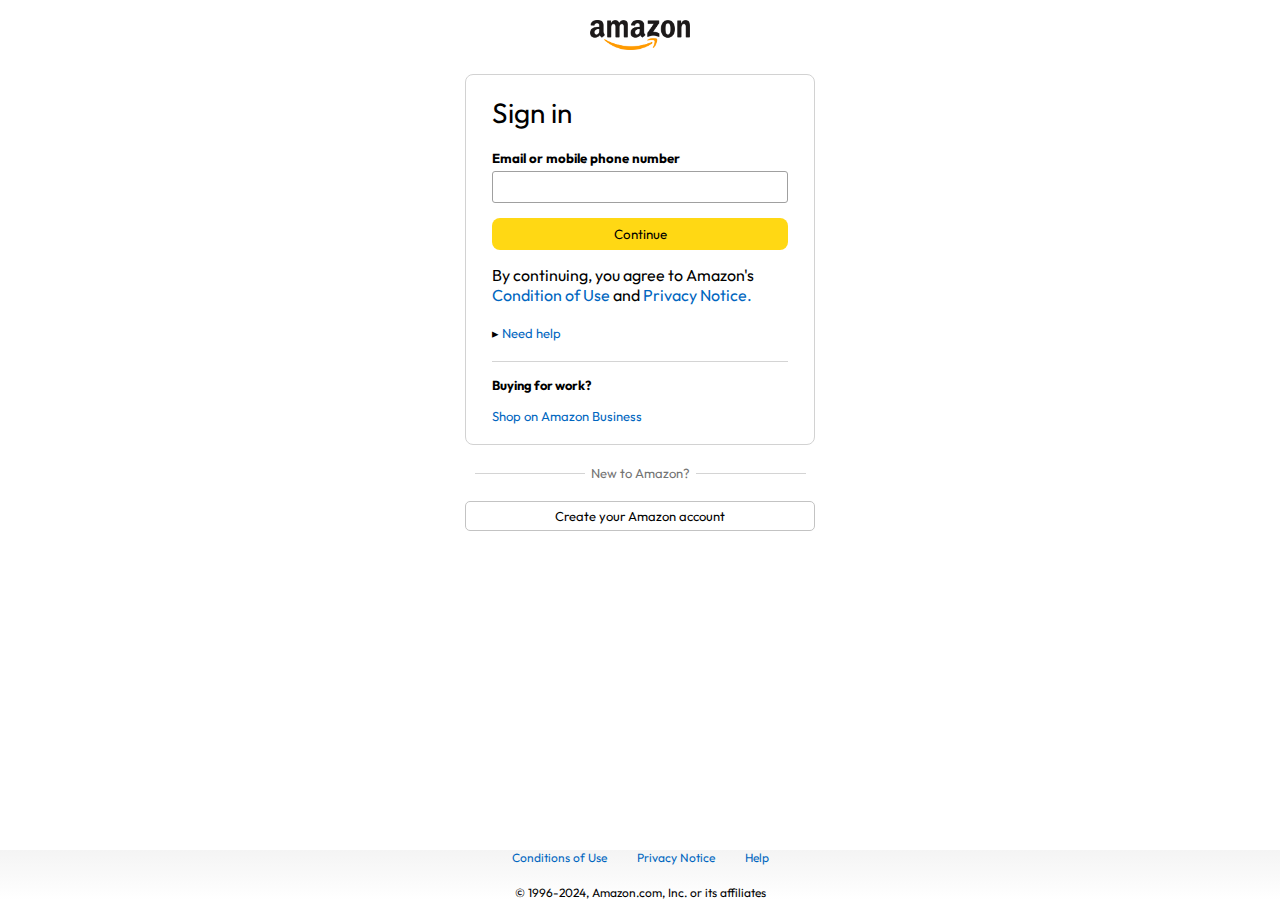
<file: signin.html>
<!DOCTYPE html>
<html lang="en">
<head>
    <meta charset="UTF-8">
    <meta name="viewport" content="width=device-width, initial-scale=1.0">
    <title>SignIn</title>
    <link rel="stylesheet" href="./signin.css">
</head>
<body>
    <a href="/"><img class="logo" src="./images\assets/amazon_logo_dark.png" alt="" width="100px"></a>
    <div class="signin-container">
        <h1 class="signin-title">Sign in</h1>
        <h5 class="input-lable">Email or mobile phone number</h5>
        <input type="text"/>
        <button>Continue</button>
        <p class="signin-condition">By continuing, you agree to Amazon's <span>Condition of Use</span> and <span>Privacy Notice.</span></p>
        <p class="signin-help">&#9656 <span>Need help</span></p>
        <hr>
        <h4>Buying for work?</h4>
        <p class="signin-business"><span>Shop on Amazon Business</span></p>
    </div>
    <div class="signin-bottom">
        <hr>
        <p>New to Amazon?</p>
        <hr>
    </div>
    
    <a href="/signup.html"><button class="signin-signup-btn">Create your Amazon account</button></a>

    <footer>
        <div class="footer-links">
            <a href="#">Conditions of Use</a>
            <a href="#">Privacy Notice</a>
            <a href="#">Help</a>
        </div>
        <p class="footer-copyright">© 1996-2024, Amazon.com, Inc. or its affiliates</p>
    </footer>
</body>
</html>
</file>
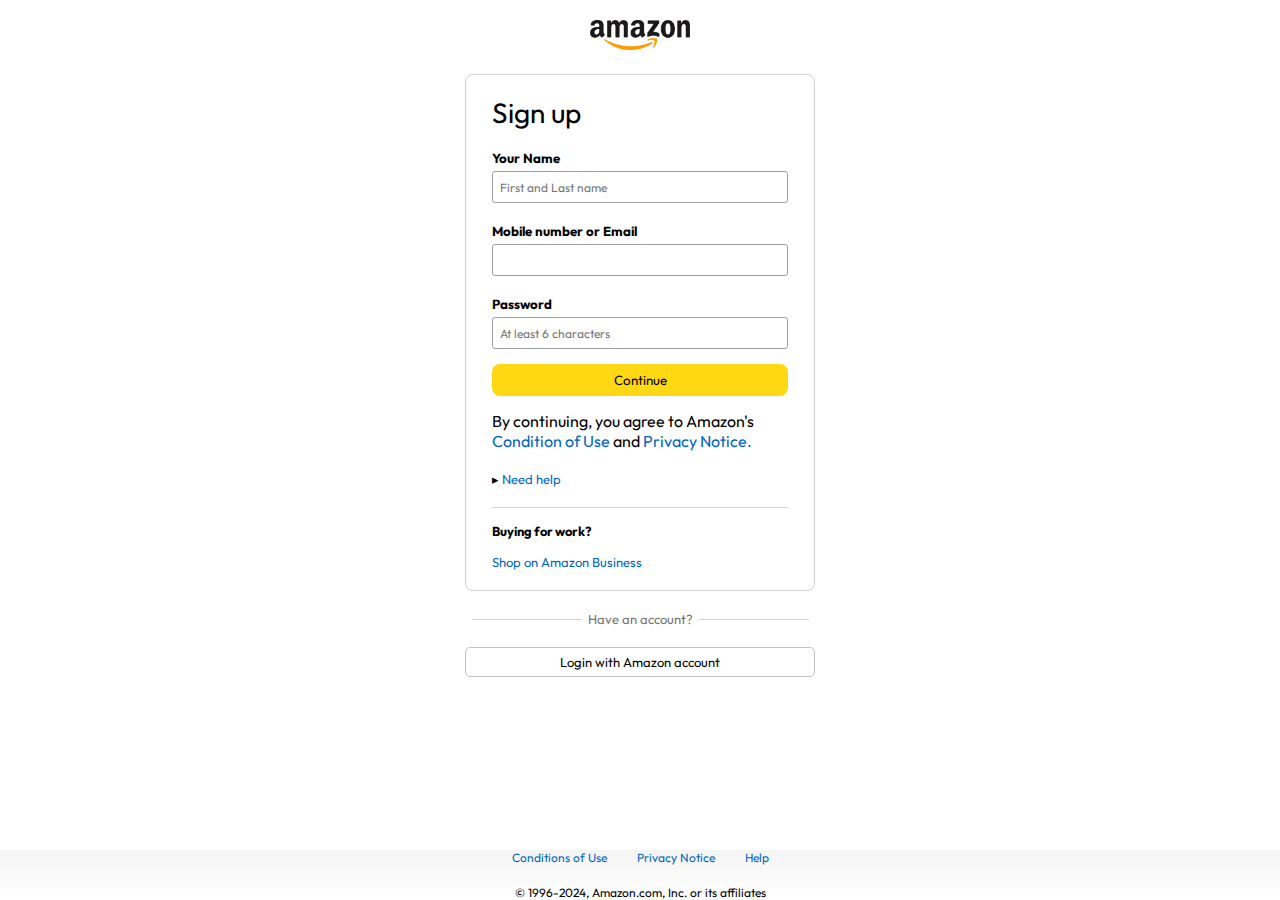
<file: signup.html>
<!DOCTYPE html>
<html lang="en">
<head>
    <meta charset="UTF-8">
    <meta name="viewport" content="width=device-width, initial-scale=1.0">
    <title>Sign up</title>
    <link rel="stylesheet" href="/signin.css">
</head>
<body>
    <a href="/"><img class="logo" src="./images\assets/amazon_logo_dark.png" alt="" width="100px"></a>
    <div class="signin-container">
        <h1 class="signin-title">Sign up</h1>
        <h5 class="input-lable">Your Name</h5>
        <input type="text" placeholder="First and Last name"/>
        <h5 class="input-lable">Mobile number or Email</h5>
        <input type="text">
        <h5 class="input-lable">Password</h5>
        <input type="password" placeholder="At least 6 characters">
        <button>Continue</button>
        <p class="signin-condition">By continuing, you agree to Amazon's <span>Condition of Use</span> and <span>Privacy Notice.</span></p>
        <p class="signin-help">&#9656 <span>Need help</span></p>
        <hr>
        <h4>Buying for work?</h4>
        <p class="signin-business"><span>Shop on Amazon Business</span></p>
    </div>
    <div class="signin-bottom">
        <hr>
        <p>Have an account?</p>
        <hr>
    </div>
    
    <a href="/signin.html"><button class="signin-signup-btn">Login with Amazon account</button></a>

    <footer>
        <div class="footer-links">
            <a href="#">Conditions of Use</a>
            <a href="#">Privacy Notice</a>
            <a href="#">Help</a>
        </div>
        <p class="footer-copyright">© 1996-2024, Amazon.com, Inc. or its affiliates</p>
    </footer>
</body>
</html>
</file>
<file: style.css>
@import url('https://fonts.googleapis.com/css2?family=Outfit:wght@400;500;600;700;800&family=Poppins:wght@200;300;400;500;600;700&display=swap');

* {
    margin: 0;
    padding: 0;
    box-sizing: border-box;
    font-family: Outfit;
}

body {
    background: #dadada;
}

a {
    text-decoration: none;
    color: inherit;
}

nav {
    display: flex;
    align-items: center;
    justify-content: space-between;
    background-color: #131921;
    padding: 10px 20px;
    color: white;
}

.nav-country {
    display: flex;
    align-items: end;
    margin-left: 15px;
    font-size: 13px;
    color: #c4c4c4;
}

.nav-country h1 {
    font-size: 14px;
    color: white;
}

.nav-search {
    flex: 1;
    display: flex;
    align-items: center;
    background: white;
    color: grey;
    max-width: 1000px;
    border-radius: 4px;
    margin-left: 15px;
}

.nav-search-category {
    display: flex;
    align-items: center;
    padding: 10px 20px;
    gap: 5px;
    background-color: #e5e5e5;
    border-radius: 4px 0px 0px 4px;
}

.nav-search-input {
    border: none;
    outline: none;
    padding-left: 20px;
    width: 100%;
}

.nav-search-icon {
    max-width: 41px;
    padding: 8px;
    background: #ffd64f;
    border-radius: 0px 4px 4px 0px;
}

.nav-language {
    display: flex;
    align-items: center;
    gap: 2px;
    font-weight: 600;
    margin-left: 15px;
}

.nav-texts {
    margin-left: 15px;
}

.nav-texts p {
    font-size: 10px;
}

.nav-texts h1 {
    font-size: 14px;
}

.nav-cart {
    display: flex;
    align-items: end;
    margin: 0px 15px;
}

.nav-bottom{
    display: flex;
    align-items: center;
    gap: 20px;
    padding: 8px 20px;
    background: #232f3e;
    color: white;
    font-size: 15px;
}

.nav-bottom div{
    display: flex;
    align-items: center;
    gap: 5px;
    font-weight: 600;
}


.header-slider ul {
    display: flex;
    overflow-y: hidden;
}

.header-img {
    max-width: 100%;
    mask-image: linear-gradient(to bottom, #000000 50%, transparent 100%);
}

.header-slider a {
    position: absolute;
    top: 20%;
    z-index: 1;
    padding: 5vh 1vw;
    background: #ffffff4f;
    color: #0000007b;
    text-decoration: none;
    font-weight: 600;
    font-size: 18px;
    cursor: pointer;
}

.control_next {
    right: 0;
}

.box-row {
    display: flex;
    flex-wrap: wrap;
    row-gap: 20px;
    justify-content: space-between;
    margin: 20 30px;
}

.header-box {
    margin-top: -20vw;
}

.box-col {
    display: flex;
    flex-direction: column;
    gap: 10px;
    padding: 15px 20px;
    background: white;
    z-index: 1;
    max-width: 24%;
    min-width: 200px;
}

.box-col a {
    text-decoration: none;
    font-size: 13px;
    color: #009999;
    font-weight: 500;
}

.products-slider {
    background-color: white;
    margin: 0px 30px;
    padding: 20px;
    margin-bottom: 15px;
}

.products-slider .products {
    display: flex;
    overflow-x: auto;
    gap: 20px;
    margin-top: 10px;
}

.products-slider .products::-webkit-scrollbar {
    display: none;
}

.products-slider .products img {
    max-width: 200px;
    max-height: 200px;
}

.products-slider-with-price {
    background-color: white;
    margin: 0px 30px;
    padding: 20px;
    margin-bottom: 15px;
} 

.products-slider-with-price .products {
    display: flex;
    overflow-x: auto;
    gap: 10px;
    margin-top: 10px;
}

.products-slider-with-price .products::-webkit-scrollbar {
    display: none;
}

.product-card {
    display: flex;
    flex-direction: column;
    justify-content: end;
    min-width: 210px;
    background: #fbfbfb;
}

.products-slider-with-price img {
    width: 110px;
    margin: 0px 50px;
}

.product-offer p {
    background-color: #be0b3b;
    color: white;
    display: inline-block;
    padding: 2px 5px;
    border-radius: 2px;
    margin: 8px 0px;
    font-size: 13px;
}

.product-offer span {
    color: #be0b3b;
    font-weight: 500;
    font-size: 12px;
}

.product-price {
    color: grey;
    font-size: 13px;
}

.product-price span {
    font-size: 16px;
    font-weight: 500;
    color: #525252;
}

.product-price p {
    color: grey;
    font-size: 13px;
}

.product-card h4 {
    color: #525252;
    font-size: 15px;
    font-weight: 400;
}

footer {
    display: flex;
    justify-content: space-between;
    align-items: center;
    color: white;
    background-color: #131921;
    padding: 20px 60px;
}

/* ---------- media query ----------- */

@media only screen and (max-width: 900px){
    nav{
        flex-wrap: wrap;
    }
    .nav-search{
        order: 7;
        margin: 15px 0 5px;
        min-width: 300px;
    }
    .box-col{
        max-width: 48%;
    }
}

@media only screen and (max-width: 600px){
    .nav-country{
        display: none;
    }
    .nav-language{
        display: none;
    }
    .nav-text{
        display: none;
    }
    .nav-bottom{
        font-size: 13px;
        gap: 10px;
        overflow-x: scroll;
    }
    .nav-bottom::-webkit-scrollbar{
       display: none;
    }
    .nav-bottom p{
        text-wrap: nowrap;
    }
    .mobile-user-icon{
        display: flex !important;
        flex: 1;
        justify-content: flex-end;
    }
    .mobile-user-icon img{
        width: 25px;
    }
    .nav-cart h4{
        display: none;
    }
    .nav-cart img{
        width: 25px;
    }
    .header-slider a{
        top: 24%;
        padding: 2vh 1vw;
        font-size: 15px;
    }
    .box-col{
        max-width: 100%;
        width: 100%;
    }
    footer{
        justify-content: center;
        flex-direction: column;
        font-size: 14px;
    }
}
</file>
<file: cart.css>
.cart{
    display: flex;
    gap: 20px;
    margin: 20px;
}
.cart-left{
    background: white;
    padding: 20px;

}
.cart-left h1{
    font-size:28px;
    font-weight: 400;
    margin-bottom: 15px;

}
.cart-left hr{
    border: none;
    height: 1px;
    background: #dadada;
}
.product-cart-list{
    display: flex;
    align-items: start;
    gap:10px;
    padding: 24px 0 12px 12px;
}
.product-cart-titleprice{
    display: flex;
    gap: 20px;
    font-size: 18px;
}
.product-cart-bestseller{
    font-size: 12px;
    margin-top: 10px;
}
.product-cart-bestseller span{
    font-size: 13px;
    background: #c45500;
    color: #fff;
    padding: 3px 8px;

}
.product-cart-stock{
    font-size: 13px;
    color: #007600;
    margin: 4px 0;
}
.product-cart-delivery{
    font-size: 15px;
}
.product-cart-returns{
    font-size: 15px;
    color: #007185;
    font-weight: 400;
}
.product-cart-giftoption{
    color: #494949;
    font-size: 13px;
    margin: 3px 0;
}
.product-cart-giftoption span{
    color: #007185;
}
.product-cart-specs{
    max-width: 150px;
    display: grid;
    grid-template-columns: auto auto;
    row-gap: 3px;
    font-size: 13px;
    margin: 7px 0;
}
.cart-list-action{
    display: flex;
    gap: 12px;
    font-size: 14px;
    color: #007185;
}
.cart-list-action hr{
    height: 20px;
    width: 1px;
    background: #cfcfcf;
}
.cart-list-action select{
    padding : 5px;
    border-radius: 6px;
    background: #f3f3f3; 
}
.cart-list-subtotal{
    text-align: right;
    font-size: 20px;
    margin-top: 10px;
}
.cart-right{
    background: white;
    padding: 20px;
    max-height: 220px;
    min-width: 280px;
}
.cart-free-delivery{
    display: flex;
    font-size: 13px;

}
.cart-subtotal{
    margin-top: 20px;
    font-size: 18px;
    font-weight: 500;
}
.cart-right-gift{
    margin: 7px 0;
    font-size: 14px;
}
.cart-right button{
    width: 100%;
    height: 32px;
    margin: 15px 0;
    background: #ffd814;
    border: none;
    border-radius: 8px;
    cursor: pointer;
}
.cart-right button:hover{
    background: #ebc712;
}
.footer-cart{
    margin-top: 50px;
}


/* ---------- media query ----------- */

@media only screen and (max-width: 900px){
    .cart{
        flex-wrap: wrap;
    }
}
@media only screen and (max-width: 600px){
    .product-cart-list{
        padding: 24px 0;
    }
    .product-cart-list img{
        width: 80px;
    }
    .product-cart-titleprice{
        flex-wrap: wrap;
        font-size:14px;
    }
    .product-cart-delivery{
        font-size:13px;
    }
    .cart-list-action .action-btn:nth-last-child(1){
        display: none;
    }
    .cart-list-action .hr:nth-last-child(2){
        display: none;
    }
    .cart-list-action .action-btn:nth-last-child(3){
        display: none;
    }
    .cart-list-action .hr:nth-last-child(4){
        display: none;
    }
    .cart-right{
        min-width: 100%;
    }
}
</file>
<file: product.css>
body {
  background: #fff;
}
.breadcrum {
  padding: 10px 20px;
  font-size: 12px;
  color: #565656;
}
.product-display {
  min-height: 100%;
  padding: 10px 20px;
  display: flex;
}
.product-d-image {
  display: flex;
  gap: 10px;
}
.product-icons {
  display: flex;
  flex-direction: column;
  gap: 10px;
}
.product-icons img {
  border: 1px solid gray;
  border-radius: 10px;
  padding: 5px;
}
.product-d-details {
  margin: 0 30px;
}
.product-title {
  font-size: 25px;
}
.brand-store {
  margin-top: 5px;
  color: #007185;
  font-size: 14px;
}
.product-rating {
  display: flex;
  flex-direction: column;
  gap: 10px;
}
.product-rating div {
  display: flex;
  align-items: center;
  gap: 10px;
}
.product-rating p {
  color: #007185;
}
.product-rating p span {
  color: #fff;
  background: #c73500;
  padding: 2px 5px;
  border-radius: 3px;
  font-size: 14px;
}
.product-rating h5 {
  font-weight: 400;
}
.product-d-price {
  display: flex;
  flex-direction: column;
  gap: 5px;
}
.product-d-price div {
  display: flex;
  align-items: center;
  gap: 10px;
  margin: 10px 0;
}
.product-d-price div p {
  font-size: 36px;
  color: #c73500;
}
.product-d-price div h1 {
  font-size: 14px;
  font-weight: 500;
}
.product-d-price div h1 span {
  font-size: 26px;
  font-weight: 500;
}
.product-d-price div h5 {
  color: #565656;
  font-weight: 400;
}
.product-d-price h5 span {
  text-decoration: line-through;
}
.product-d-price p span {
  color: #007185;
}
.product-color-selection {
  margin: 15px 0;
}
.product-color-options {
  display: flex;
  justify-content: space-between;
  margin-top: 10px;
}
.option {
  display: flex;
  align-items: center;
  padding: 8px 12px;
  border: 1px solid #cbcbcb;
  gap: 10px;
}
.product-info {
  display: grid;
  grid-template-columns: auto auto;
  max-width: 300px;
  margin-bottom: 15px;
}
.product-description h1 {
  font-size: 20px;
  margin: 15px 0;
}
.product-description ul {
  display: flex;
  flex-direction: column;
  gap: 10px;
  margin-left: 30px;
}
.product-d-purchase {
  width: 100%;
  max-width: 280px;
  border: 1px solid #c1c1c1;
  border-radius: 10px;
  padding: 20px;
}
.product-d-purchase .title {
  display: flex;
  justify-content: space-between;
  align-items: center;
}
.product-d-purchase .price {
  font-size: 16px;
  font-weight: 400;
  margin: 10px 0;
}
.product-d-purchase .price span {
  font-size: 26px;
  padding: 2px;
}
.product-d-purchase .gap {
  margin: 15px 0;
}
.product-d-purchase p span {
  color: #007185;
}
.delivery-location {
  display: flex;
  align-items: center;
  gap: 3px;
}
.product-stock {
  margin: 15px 0;
  color: green;
  font-weight: 400;
}
.product-quantity {
  padding: 8px 5px;
  outline: none;
  width: 100%;
  border-radius: 5px;
  background: #efefef;
  border-color: #c1c1c1;
}
.product-d-purchase .btn {
  outline: none;
  border: none;
  background: #ffd814;
  width: 100%;
  padding: 10px 0;
  margin-top: 10px;
  border-radius: 50px;
  cursor: pointer;
}
.product-d-purchase .product-buy {
  background: #ffa41c;
}
.product-seller-info {
  margin-top: 10px;
  display: grid;
  grid-template-columns: auto auto;
  gap: 4px;
  font-size: 14px;
  color: #565656;
}
.product-seller-info span {
  color: #007185;
}
.product-d-purchase hr {
  margin: 20px 0;
}
.product-add-list {
  width: 100%;
  padding: 8px 15px;
  border-radius: 5px;
  border: 1px solid #000;
  text-align: start;
  background: white;
  cursor: pointer;
}
.product-footer {
  margin-top: 100px;
}

/*---------------------- media query ----------------------*/
@media only screen and (min-width: 900px) {
  .product-display {
    flex-wrap: wrap;
  }
}
@media only screen and (min-width: 900px) {
  .product-icons {
    display: none;
  }
  .product-main-image img{
    width: 100%;
    padding:20px;
  }
  .option{
    padding: 6px 8px;
  }
  .option p{
    display: none;
  }
  .product-d-purchase{
    max-width: 90%;
    margin: 20px auto 10px;
  }
}
</file>
<file: signin.css>
@import url('https://fonts.googleapis.com/css2?family=Outfit:wght@400;500;600;700;800&family=Poppins:wght@200;300;400;500;600;700&display=swap');
*{
    padding: 0;
    margin: 0;
    box-sizing: border-box;
    font-family: Outfit;
}
body{
    background: #fff;
    text-align: center;
    font-family: Outfit;
    min-height: 100vh;

}
.logo{
    margin-top:20px;

}
.signin-container{
    max-width: 350px;
    border: 1px solid #d2d2d2;
    margin: auto;
    margin-top:20px;
    padding: 20px 26px;
    border-radius:8px;
    text-align: left;
}
.signin-title{
    font-size:28px;
    font-weight: 400;
}
.input-lable{
    margin-top:20px;
}
.signin-container input{
    width: 100%;
    height: 32px;
    margin-top: 5px;
    padding: 3px 7px;
    border-radius: 3px;
    border: 1px solid #a0a0a0;
    font-size: 12px;
}
.signin-container input:focus{
    outline: 3px solid #c2f2ff;
}
.signin-container button{
    width: 100%;
    height: 32px;
    margin: 15px 0;
    background: #ffd814;
    border: none;
    border-radius:8px;
    cursor: pointer;
}
.signin-container button:hover{
    background: #ebc712;
}
.signin-container p span{
    color: #0066c0;
}
.signin-help{
    font-size:13px;
    margin: 20px 0;
}
.signin-container hr{ 
    border: none;
    height: 1px;
    background: #d4d4d4;
}
.signin-container h4{
    margin: 15px 0;
    font-size: 13px;
}
.signin-business{
    font-size:13px;
}
.signin-bottom{
    max-width: 350px;
    font-size: 13px;
    color: #737373;
    margin: 20px auto;
    display: flex;
    align-items: center;
    justify-content: center;
    gap: 6px;
}
.signin-bottom hr{
    border: none;
    height: 1px;
    background: #d4d4d4;
    width: 110px;

}
.signin-signup-btn{
    width: 350px;
    height: 30px;
    font-size: 13px;
    background: #fff;
    border-radius: 5px;
    border: 1px solid #c3c3c3;
}
.signin-signup-btn:hover{
    background: #f1f1f1;

}
footer{
    width: 100%;
    height: auto;
    max-height: 200px;
    margin-top: 20px 0;
    position: fixed;
    bottom: 0;
    background: linear-gradient(to bottom, #f4f4f4, #fff);
    border-radius: 2px solid #ededed;
    font-size: 12px;
}
footer .footer-links{
    display:flex;
    justify-content: center;
    gap: 30px;
    margin-bottom: 20px;
}
footer .footer-links a{
    text-decoration: none;
    color:#0066c0;
}
</file>
